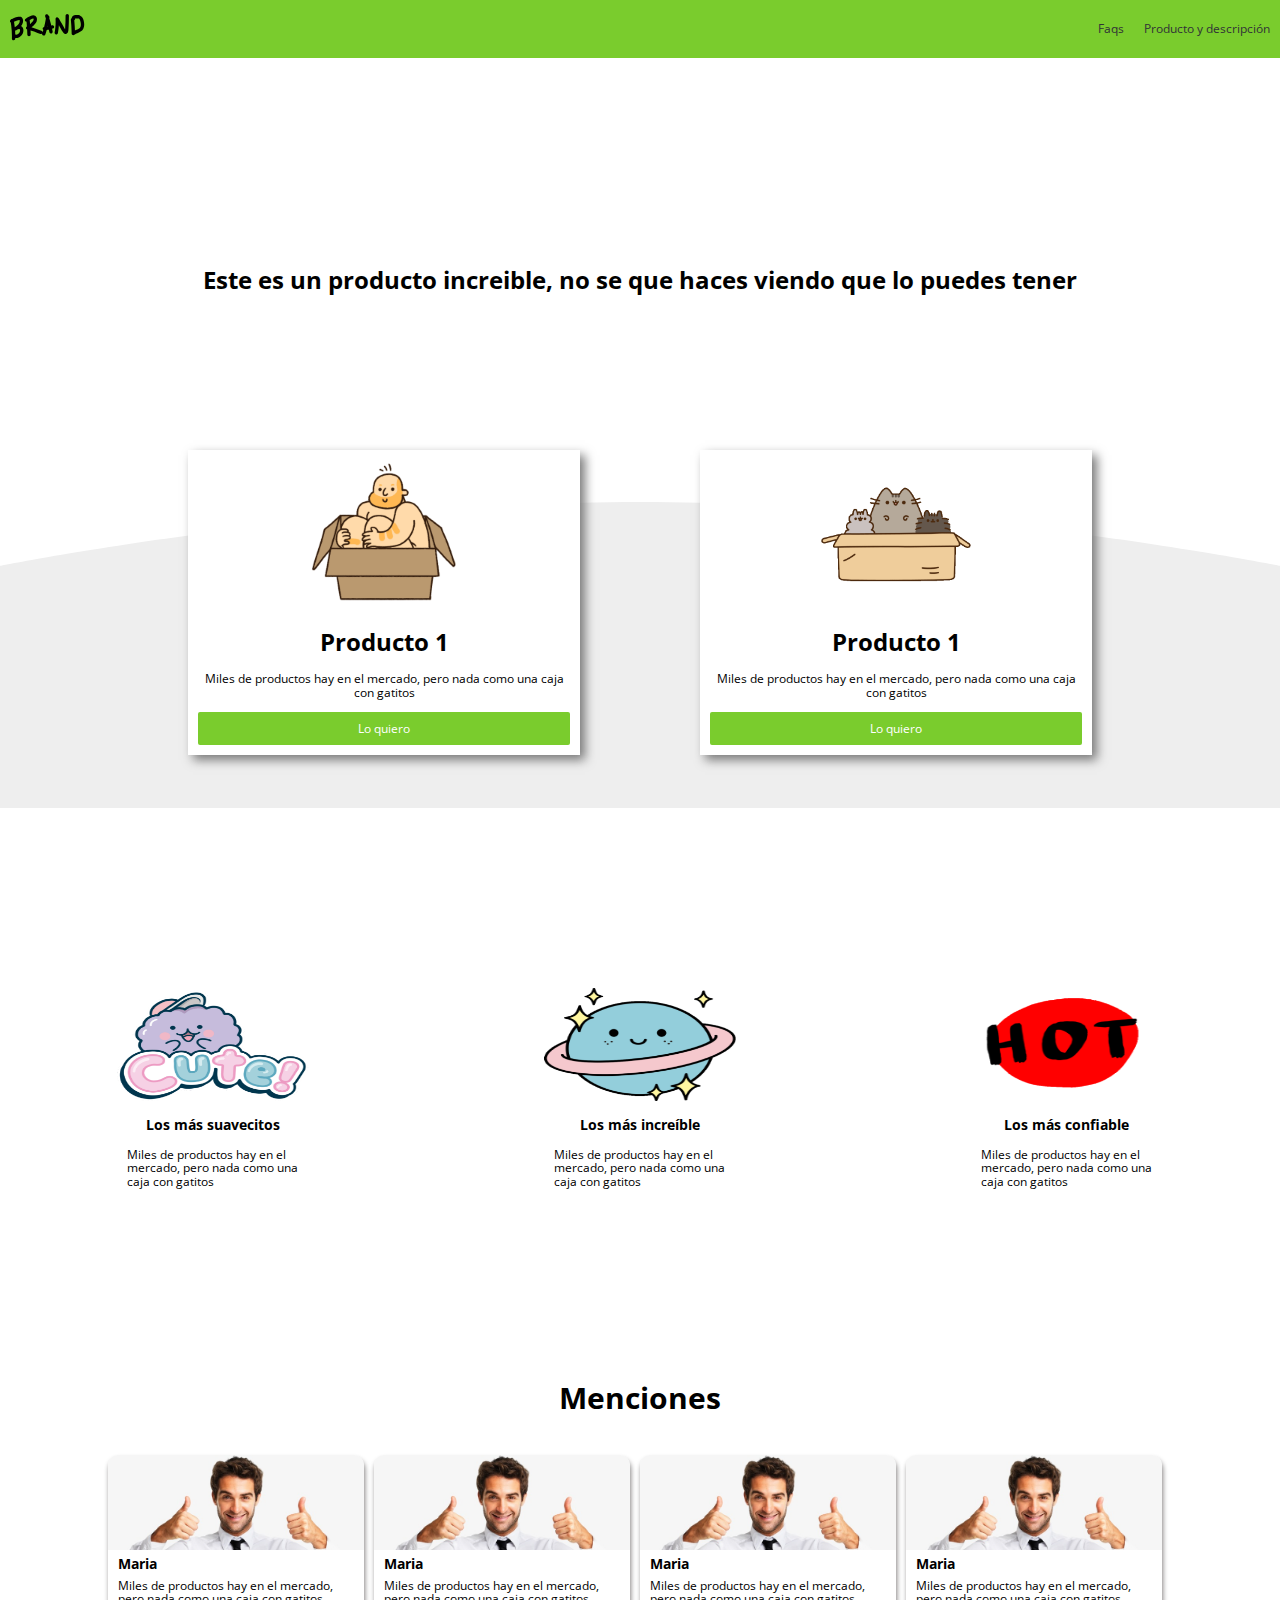
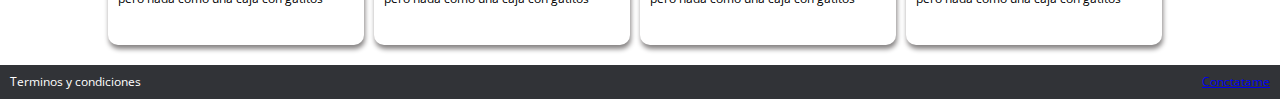
<file: index.html>
<!DOCTYPE html>
<html lang="es">
<head>
  <meta charset="UTF-8">
  <meta name="viewport" content="width=device-width, initial-scale=1.0">
  <meta http-equiv="X-UA-Compatible" content="ie=edge">
  <link rel="stylesheet" href="css/estilos.css">
  <link rel="stylesheet" href="css/normalize.css">
  <link rel="stylesheet" href="css/animation.css">
  <link rel="stylesheet" href="css/mobile.css">
  <title>Brand</title>
</head>
<body>

  <!-- Aquí empieza el navbar -->
  <nav class="fadeInDown">
    <div class="brand_image">
      <img src="images/logo.png" alt="">
    </div>
    <div class="nav_options">
      <ul>
        <li><a href="#">Faqs</a></li>
        <li><a href="product.html">Producto y descripción</a></li>
      </ul>
    </div>
  </nav>

  <!-- Aquí acaba el navbar -->

  <div class="main_section fadeIn">
    <h1>
      Este es un producto increible, no se que haces viendo que lo puedes tener
    </h1>
  </div>
  <div class="products">
    <div class="product fadeInUp">
      <div class="content">
              <div class="img_content">
                <img src="images/box1.png" alt="">
              </div>
              <h1>Producto 1</h1>
              <p>Miles de productos hay en el mercado, pero nada como una caja con gatitos</p>
              <a href="venta.html">
                <button  class="main_button">Lo quiero</button>
              </a>
      </div>
    </div>
    <div class="product fadeInUp">
      <div class="content">
              <div class="img_content">
                <img src="images/box2.png" alt="">
              </div>
              <h1>Producto 1</h1>
              <p>Miles de productos hay en el mercado, pero nada como una caja con gatitos</p>
              <a href="venta.html">
                <button  class="main_button">Lo quiero</button>
              </a>
      </div>
    </div>
  </div>
  <section class="description">
    <div class="reference">
      <figure>
        <img src="images/b1.png" alt="">
      </figure>
      <h3>Los más suavecitos</h3>
      <p>Miles de productos hay en el mercado, pero nada como una caja con gatitos</p>
    </div>
    <div class="reference">
      <figure>
        <img src="images/b2.png" alt="">
      </figure>
      <h3>Los más increíble</h3>
      <p>Miles de productos hay en el mercado, pero nada como una caja con gatitos</p>
    </div>
    <div class="reference">
      <figure>
        <img src="images/b3.png" alt="">
      </figure>
      <h3>Los más confiable</h3>
      <p>Miles de productos hay en el mercado, pero nada como una caja con gatitos</p>
    </div>
  </section>
  <section class="mention">
    <h2>Menciones</h2>
    <div class="container-user">
      <div class="user">
        <figure>
          <img src="images/img6.jpg" alt="">
        </figure>
        <h3>Maria</h3>
        <p>Miles de productos hay en el mercado, pero nada como una caja con gatitos</p>
      </div>
      <div class="user">
        <figure>
          <img src="images/img6.jpg" alt="">
        </figure>
        <h3>Maria</h3>
        <p>Miles de productos hay en el mercado, pero nada como una caja con gatitos</p>
      </div>
      <div class="user">
        <figure>
          <img src="images/img6.jpg" alt="">
        </figure>
        <h3>Maria</h3>
        <p>Miles de productos hay en el mercado, pero nada como una caja con gatitos</p>
      </div>
      <div class="user">
        <figure>
          <img src="images/img6.jpg" alt="">
        </figure>
        <h3>Maria</h3>
        <p>Miles de productos hay en el mercado, pero nada como una caja con gatitos</p>
      </div>
    </div>
  </section>


  <footer>
    <div class="option">Terminos y condiciones</div>
    <div class="option"><a href="mailto:andresalvarez09092004@gmail.com">Conctatame</a></div>
  </footer>

<scrip src="scripts/scrip.js"></scrip>
</body>
</html>
</file>
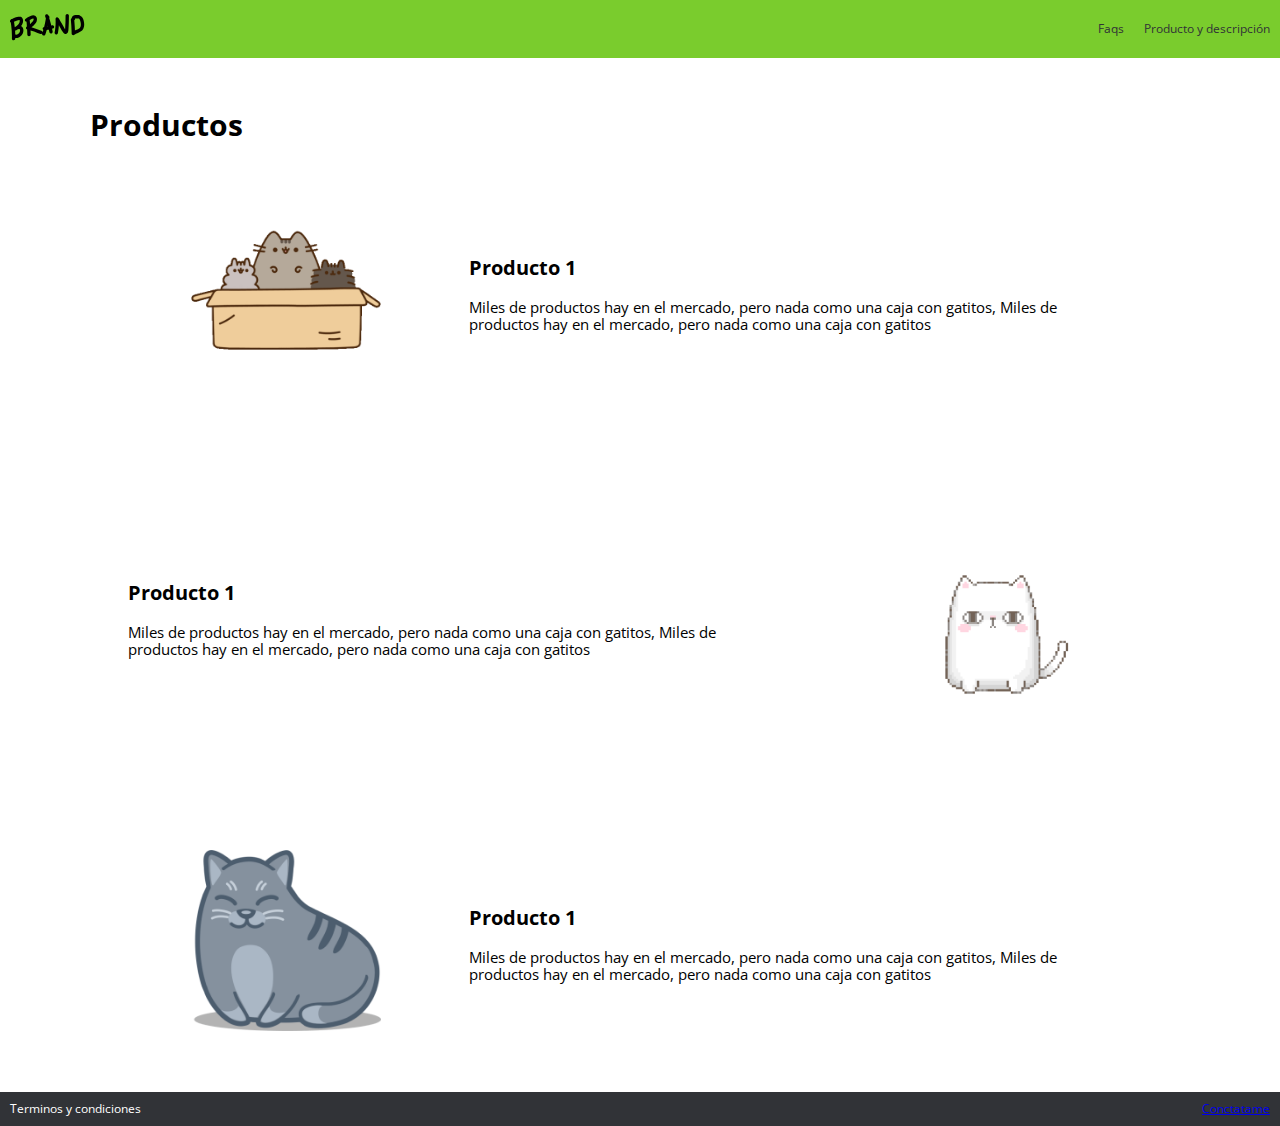
<file: product.html>
<!DOCTYPE html>
<html lang="es">
<head>
  <meta charset="UTF-8">
  <meta name="viewport" content="width=device-width, initial-scale=1.0">
  <meta http-equiv="X-UA-Compatible" content="ie=edge">
  <link rel="stylesheet" href="css/estilos.css">
  <link rel="stylesheet" href="css/grid.css">
  <link rel="stylesheet" href="css/normalize.css">
  <link rel="stylesheet" href="css/animation.css">
  <link rel="stylesheet" href="css/mobile.css">
  <title>Brand</title>
</head>
<body>

  <!-- Aquí empieza el navbar -->
  <nav class="fadeInDown">
    <div class="brand_image">
      <img src="images/logo.png" alt="">
    </div>
    <div class="nav_options">
      <ul>
        <li><a href="#">Faqs</a></li>
        <li><a href="#">Producto y descripción</a></li>
      </ul>
    </div>
  </nav>

  <!-- Aquí acaba el navbar -->
<main>
  <section class="class_products">
    <h1>Productos</h1>
    <div class="container">
      <div class="one"><img src="images/ben1.png"></div>
      <div class="two">
        <h3>Producto 1</h3>
        <p>Miles de productos hay en el mercado, pero nada como una caja con gatitos, Miles de productos hay en el mercado, pero nada como una caja con gatitos</p>
      </div>
      <div class="three">
        <h3>Producto 1</h3>
        <p>Miles de productos hay en el mercado, pero nada como una caja con gatitos, Miles de productos hay en el mercado, pero nada como una caja con gatitos</p>
      </div>
      <div class="four"><img src="images/ben2.png"></div>
      <div class="five"><img src="images/ben3.png"></div>
      <div class="six">
        <h3>Producto 1</h3>
        <p>Miles de productos hay en el mercado, pero nada como una caja con gatitos, Miles de productos hay en el mercado, pero nada como una caja con gatitos</p>
      </div>
    </div>
  </section>
</main>

  <footer>
    <div class="option">Terminos y condiciones</div>
    <div class="option"><a href="/cdn-cgi/l/email-protection">Conctatame</a></div>
  </footer>

<scrip src="scripts/scrip.js"></scrip>
</body>
</html>
</file>
<file: css/estilos.css>
/*
#  ·················
#  ··_______________
#  ·/·___/·___/·___/
#  /·/__(__··|__··)·
#  \___/____/____/··
#  ·················
*/
@import url('https://fonts.googleapis.com/css?family=Open+Sans:400,700');
/* -------------Variables */
:root{
--green-color:#7ACC2D;
--white-color:white;
--black-color:#313337;
/* Tipografía */
--normal:12px;
/* Espaciado */
--space:10px;
/* Box shadow */
--box:5px 5px 10px 0px #797979;
}
html,body{
  padding:0px;
  margin:0px;
  font-size: var(--normal);
  font-family: 'Open Sans', sans-serif;
}
label{
  font-size: var(--normal);
  display: block;
}

nav{
  display: flex;
  background-color: var(--green-color);
  padding: var(--space);
  color: white;
  justify-content: space-between;
  align-items: center;
}

nav ul{
  display: flex;
}

nav li{
  padding-left: 20px;
  list-style: none;

}

nav li a{
  color: var(--black-color);
  text-decoration: none;
}

nav li a:hover{
  color: white;
}

/* ------------------------ Main section */

.main_section{
  padding: 15%;
  text-align: center;
}

.products{
  background-image: url("../images/curve.png");
  height: 50px;
  background-size: cover;
  background-position: center top;
  padding:10%;
  display: flex;
}

.product{
  padding: 60px;
  margin-top: -240px;
}
.product .content{
  background-color: white;
  padding: var(--space);
  box-shadow: var(--box);
  text-align: center;
}
.img_content{
  text-align: center;
}

.main_button{
  background-color: var(--green-color);
  width: 100%;
  padding: var(--space);
  font-size:var(--normal);
  color: var(--white-color);
  border:0;
  cursor: pointer;
  border-radius: 2px;
}

.main_button:hover{
  background-color: #5e9e22;
}
.description{
  display: flex;
  justify-content: space-around;
  margin: 180px 0;
}
.h3{
  font-size: 17px;
}
.reference p{
  font-size: var(--normal);
  text-align: left;
  padding: 0 10px;
}
.reference{

  width: 15%;
  text-align: center;
}
.reference figure{
  margin: 0;
}
.reference figure img{
  width: 100%;
  height: 113px;
}
.mention{
  text-align: center;
  margin-bottom: 20px;
}
.container-user{
  display: flex;
  justify-content: center;

}
.user{

  width: 20%;
  margin-right: .8%;
  text-align: left;
  box-shadow: 1px 4px 5px #868383;
  border-radius: 10px;
  overflow: hidden;
  height: 190px;
}
h2{
  font-size: 30px;
  margin: 40px;
}
.user p, .user h3{
  margin:6px 10px;
}

.user figure{
  margin:0;
  height: 50%;
}
.user figure img{
  width: 100%;
  height: 100%;
  object-fit: cover;
  object-position: top;
}
/* ------------------------------------------- Venta */

.container-sale{
  max-width: 900px;
  margin: 12% auto;
}
.row{
  display: flex;
}
.col-4{
  width: 34%;
  margin-right: 10px;
}
.col-8{
  width: 65%;
}
.modulo_pago{
background-color:var(--white-color);
box-shadow: var(--box);
padding:var(--space);
}
.modulo_pago .data{
  margin-top: var(--space);
  width: 100%;
  height: 30px;
  border-radius: 3px;
  border: 1px solid var(--black-color);
  box-sizing: border-box;
}
.modulo_pago .main_button{
  margin-top: 10px;
}
.modulo_pago_images{
  max-width: 150px;
  text-align: center;
  width: 100%;
  margin:auto;
}
footer{
  display: flex;
  justify-content: space-between;
  font-size: var(--normal);
  background-color: var(--black-color);
  padding: var(--space);
  color: var(--white-color);
}
</file>
<file: css/animation.css>
.fadeIn{
  -webkit-animation-duration: 4s;
  animation-duration: 4s;
  animation-fill-mode: both;
  -webkit-animation-fill-mode: both;
  -webkit-animation-name: fadeIn;
  animation-name: fadeIn;
}

@keyframes fadeIn {
  from{
    opacity: 0;
  }
  to{
    opacity: 1;
  }
}

.fadeInDown{
  -webkit-animation-duration: 1s;
  animation-duration: 1s;
  animation-fill-mode: both;
  -webkit-animation-fill-mode: both;
  -webkit-animation-name: fadeInDown;
  animation-name: fadeInDown;
}

@keyframes fadeInDown {
  from{
    opacity: 0;
    -webkit-transform: translate3d(0,-100%,0);
    transform: translate3d(0,-100%,0);
  }
  to{
    opacity: 1;
    -webkit-transform: translate3d(0,0,0);
    transform: translate3d(0,0,0);
  }
}

.fadeInUp{
  -webkit-animation-duration: 1s;
  animation-duration: 1s;
  animation-fill-mode: both;
  -webkit-animation-fill-mode: both;
  -webkit-animation-name: fadeInUp;
  animation-name: fadeInUp;
}

@keyframes fadeInUp {
  from{
    opacity: 0;
    -webkit-transform: translate3d(0,100%,0);
    transform: translate3d(0,100%,0);
  }
  to{
    opacity: 1;
    -webkit-transform: translate3d(0,0,0);
    transform: translate3d(0,0,0);
  }
}
</file>
<file: css/mobile.css>
@media screen and (max-width: 650px)  {
  .products{
    display: inherit;
    height: auto;
  }
  .product{
    margin-top: auto;
  }
  .main_section{
    padding: 4%;
  }
  .description, .container-user{
    display: inherit;
  }
  .reference, .user{
    margin: 15px auto;
    width: 50%;
  }
}
</file>
<file: css/grid.css>
h1{
  max-width: 1100px;
  margin: 50px  auto 0;
  font-size: 30px;
  font-weight: bold;

}
.container{
  max-width: 1024px;
  margin:auto;
  display: grid;
  grid-template-columns: 2fr 1fr 1fr 2fr;
  grid-template-rows:repeat(3,300px);
  grid-gap: 25px;
  justify-items: center;
  align-items: center;
}
.one, .five{
  grid-column: 1/2;
  text-align: center;
}
.two, .six{
  grid-column: 2/span 3;
  width: 100%
}
.three{
  width: 100%;
  grid-column:1/span 3
}
.four{
  grid-column-end: 5;
  text-align: center;
}

.container img{
  width: 60%;
}
.container h3{
  font-size: 20px;
  font-weight: bold;
}
.container p{
  font-size: 15px;
  width: 90%;
}
@media screen and (max-width:900px) {



}
</file>
